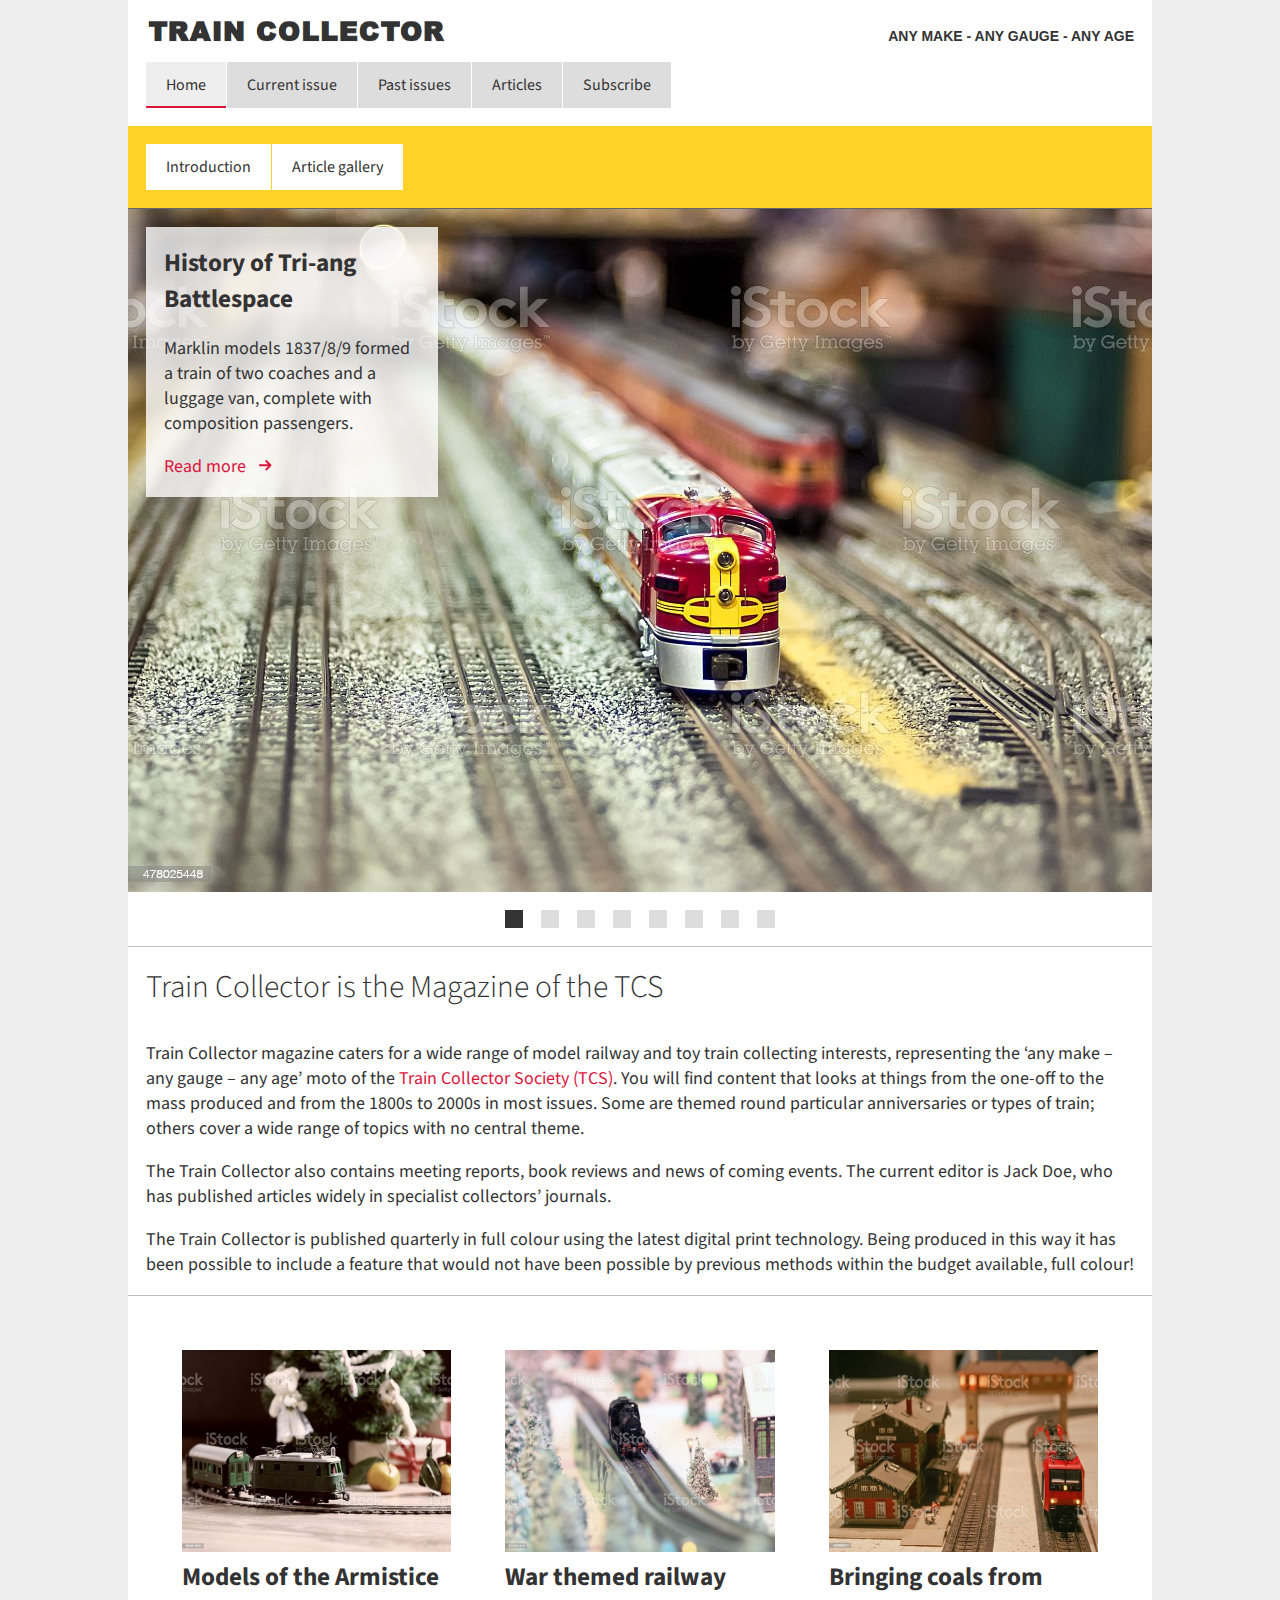
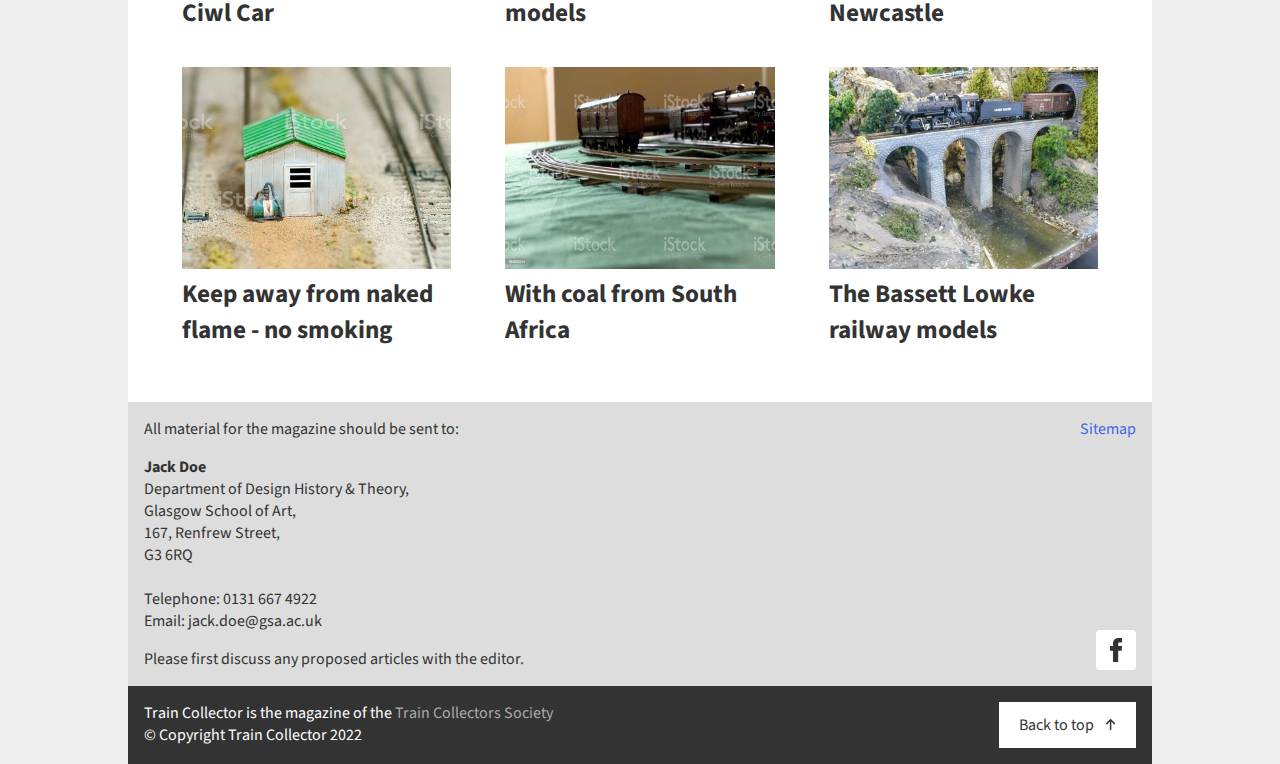
<file: index.html>
<!DOCTYPE HTML>
<html lang="en">
    <head>
        <meta charset="UTF-8">
        <meta name="description" content="Train Collector magazine - Articles and news about train toys and train models of any make, gauge or age">
        <meta name="keywords" content="train toys, train models, train collector">
        <meta name="viewport" content="width=device-width, initial-scale=1.0">
        <title>Train Collector - home</title>
        <link href='https://fonts.googleapis.com/css?family=Source+Sans+Pro:300,400' rel='stylesheet' type='text/css'>
        <link href="css/style.css" rel="stylesheet">
    </head>
    <body>
        <div class="page" id="page">
            <header class="header">
                <div class="row pt-1">
                    <div class="col col-50">
                        <div class="site-logo col-md-100">
                            <img id="site-logo-img" class="image hidden" alt="Train Collector logo">
                        </div>
                    </div>
                    <div class="col col-50 col-md-100">
                        <div class="site-byline text-right text-left-md">ANY MAKE - ANY GAUGE - ANY AGE</div>
                    </div>
                </div>
                <div class="row row-content">
                    <div class="col col-md-100">
                        <nav class="nav main-nav">
                            <ul id="main-nav-items" class="nav-items main-nav-items"></ul>
                        </nav>
                    </div>
                </div>
                <div class="content sub-nav-content">
                    <nav class="nav sub-nav">
                        <ul class="nav-items">
                            <li class="nav-item">
                                <a class="button button-secondary-white smooth-scroll" data-target="section-1" data-time="1000" href="#section-1">Introduction</a>
                            </li>
                            <li class="nav-item">
                                <a class="button button-secondary-white smooth-scroll" data-target="section-2" data-time="1250" href="#section-2">Article gallery</a>
                            </li>
                        </ul>
                    </nav>
                </div>
            </header>
            <main>
                <section>
                    <ul class="carousel" id="carousel">
                        <li class="carousel-item">
                            <div class="row">
                                <div class="col-25 col-md-75 content carousel-item-content">
                                    <h2>History of Tri-ang Battlespace</h2>
                                    <p>Marklin models 1837/8/9 formed a train of two coaches and a luggage van, complete with composition passengers.</p>
                                    <a class="link link-primary" href="articles.html?headline=history-of-tri-ang-battlespace">
                                        <span>Read more</span>
                                        <svg class="button-icon">
                                            <use href="#arrow-right" xlink:href="#arrow-right"/>
                                        </svg>
                                    </a>
                                </div>
                            </div>
                            <img src="images/slide1-1024.jpg" alt="Train model type and short description goes here">
                        </li>
                        <li class="carousel-item">
                            <div class="row">
                                <div class="col-25 col-md-75 content carousel-item-content">
                                    <h2>No ordinary pillbox, rather the body of an armoured train wagon</h2>
                                    <p>On Simon Goodyear&rsquo;s layout at Leicester was this attractive vignette of a Marklin level crossing protected by a pill box.</p>
                                    <a class="link link-primary" href="articles.html?headline=no-ordinary-pillbox-rather-the-body-of-an-armoured-train-wagon">
                                        <span>Read more</span>
                                        <svg class="button-icon">
                                            <use href="#arrow-right" xlink:href="#arrow-right"/>
                                        </svg>
                                    </a>
                                </div>
                            </div>
                            <img src="images/slide2-1024.jpg" alt="Train model type and short description goes here">
                        </li>
                        <li class="carousel-item">
                            <div class="row">
                                <div class="col-25 col-md-75 content carousel-item-content">
                                    <h2>A second look at war themed railway models</h2>
                                    <p>Possibly the most dinky of the tinplate armoured trains made in response to the Second South African War is this little push-along made by Issmayer.</p>
                                    <a class="link link-primary" href="articles.html?headline=a-second-look-at-war-themed-railway-models">
                                        <span>Read more</span>
                                        <svg class="button-icon">
                                            <use href="#arrow-right" xlink:href="#arrow-right"/>
                                        </svg>
                                    </a>
                                </div>
                            </div>
                            <img src="images/slide3-1024.jpg" alt="Train model type and short description goes here">
                        </li>
                        <li class="carousel-item">
                            <div class="row">
                                <div class="col-25 col-md-75 content carousel-item-content">
                                    <h2>The Bassett Lowke Red Cross coach</h2>
                                    <p>A silk and cotton embroidered panel from 19th century India celebrating the first steam railway to operate out of Bombay, now Mumbai.</p>
                                    <a class="link link-primary" href="articles.html?headline=the-bassett-lowke-red-cross-coach">
                                        <span>Read more</span>
                                        <svg class="button-icon">
                                            <use href="#arrow-right" xlink:href="#arrow-right"/>
                                        </svg>
                                    </a>
                                </div>
                            </div>
                            <img src="images/slide4-1024.jpg" alt="Train model type and short description goes here">
                        </li>
                        <li class="carousel-item">
                            <div class="row">
                                <div class="col-25 col-md-75 content carousel-item-content">
                                    <h2>One Man and his trains</h2>
                                    <p>This series looks through the pages of British model railway magazines for a specific year, reminding us of the news of traders, manufacturers and organisations</p>
                                    <a class="link link-primary" href="articles.html?headline=one-man-and-his-trains">
                                        <span>Read more</span>
                                        <svg class="button-icon">
                                            <use href="#arrow-right" xlink:href="#arrow-right"/>
                                        </svg>
                                    </a>
                                </div>
                            </div>
                            <img src="images/slide5-1024.jpg" alt="Train model type and short description goes here">
                        </li>
                        <li class="carousel-item">
                            <div class="row">
                                <div class="col-25 col-md-75 content carousel-item-content">
                                    <h2>Too good to be forgotten</h2>
                                    <p>Trümmerbahnen (rubble railways) were temporary field railways set up in more than twenty German cities after WW2 to clear the rubble resulting from heavy bombardment.</p>
                                    <a class="link link-primary" href="articles.html?headline=too-good-to-be-forgotten">
                                        <span>Read more</span>
                                        <svg class="button-icon">
                                            <use href="#arrow-right" xlink:href="#arrow-right"/>
                                        </svg>
                                    </a>
                                </div>
                            </div>
                            <img src="images/slide6-1024.jpg" alt="Train model type and short description goes here">
                        </li>
                        <li class="carousel-item">
                            <div class="row">
                                <div class="col-25 col-md-75 content carousel-item-content">
                                    <h2>Request for Help with Stronlite Research</h2>
                                    <p>Ron Ellis has provided this image of a lithographed tinplate floor train is by the French maker Meier, as is apparent by the uniforms of the soldiers in the vans.</p>
                                    <a class="link link-primary" href="articles.html?headline=request-for-help-with-stronlite-research">
                                        <span>Read more</span>
                                        <svg class="button-icon">
                                            <use href="#arrow-right" xlink:href="#arrow-right"/>
                                        </svg>
                                    </a>
                                </div>
                            </div>
                            <img src="images/slide7-1024.jpg" alt="Train model type and short description goes here">
                        </li>
                        <li class="carousel-item">
                            <div class="row">
                                <div class="col-25 col-md-75 content carousel-item-content">
                                    <h2>Railways motor bogies of early 1900</h2>
                                    <p>In &lsquo;Visiting 1948&rsquo; by Pat Hammond illustrated a Zenith Motor Bogie. It is interesting to see the similarities to a Tri-ang Mk2 Motor Bogie.</p>
                                    <a class="link link-primary" href="articles.html?headline=railways-motor-bogies-of-early-1900">
                                        <span>Read more</span>
                                        <svg class="button-icon">
                                            <use href="#arrow-right" xlink:href="#arrow-right"/>
                                        </svg>
                                    </a>
                                </div>
                            </div>
                            <img src="images/slide8-1024.jpg" alt="Train model type and short description goes here">
                        </li>
                    </ul>
                    <div class="content">
                        <ul id="carousel-nav-items" class="carousel-nav-items">
                            <li class="carousel-nav-item active"></li>
                            <li class="carousel-nav-item"></li>
                            <li class="carousel-nav-item"></li>
                            <li class="carousel-nav-item"></li>
                            <li class="carousel-nav-item"></li>
                            <li class="carousel-nav-item"></li>
                            <li class="carousel-nav-item"></li>
                            <li class="carousel-nav-item"></li>
                        </ul>
                    </div>
                </section>
                <div class="separator"></div>
                <section class="content" id="section-1">
                    <article>
                        <h1>Train Collector is the Magazine of the TCS</h1>
                        <p>Train Collector magazine caters for a wide range of model railway and toy train collecting interests, representing the ‘any make – any gauge – any age’ moto of the <a class="link link-primary" href="https://traincollectors.co.uk/" target="_blank">Train Collector Society (TCS)</a>. You will find content that looks at things from the one-off to the mass produced and from the 1800s to 2000s in most issues. Some are themed round particular anniversaries or types of train; others cover a wide range of topics with no central theme.</p>
                        <p>The Train Collector also contains meeting reports, book reviews and news of coming events. The current editor is Jack Doe, who has published articles widely in specialist collectors’ journals.</p>
                        <p>The Train Collector is published quarterly in full colour using the latest digital print technology. Being produced in this way it has been possible to include a feature that would not have been possible by previous methods within the budget available, full colour!</p>
                    </article>
                </section>
                <div class="separator"></div>
                <section class="content" id="section-2">
                    <div class="row row-content">
                        <div class="col col-33 col-md-50 col-sm-100">
                            <a class="card content link link-headline" href="articles.html?headline=models-of-the-armistice-ciwl-car">
                                <img class="image" src="images/pic1-400x300.jpg" alt="Models of the Armistice Ciwl Car">
                                <h2 class="card-headline">Models of the Armistice Ciwl Car</h2>
                            </a>
                        </div>
                        <div class="col col-33 col-md-50 col-sm-100">
                            <a class="card content link link-headline" href="articles.html?headline=war-themed-railway-models">
                                <img class="image" src="images/pic2-400x300.jpg" alt="War themed railway models">
                                <h2 class="card-headline">War themed railway models</h2>
                            </a>
                        </div>
                        <div class="col col-33 col-md-50 col-sm-100">
                            <a class="card content link link-headline" href="articles.html?headline=bringing-coals-from-newcastle">
                                <img class="image" src="images/pic3-400x300.jpg" alt="Bringing coals from Newcastle">
                                <h2 class="card-headline">Bringing coals from Newcastle</h2>
                            </a>
                        </div>
                        <div class="col col-33 col-md-50 col-sm-100">
                            <a class="card content link link-headline" href="articles.html?headline=keep-away-from-naked-flame-no-smoking">
                                <img class="image" src="images/pic4-400x300.jpg" alt="Keep away from naked flame - no smoking">
                                <h2 class="card-headline">Keep away from naked flame - no smoking</h2>
                            </a>
                        </div>
                        <div class="col col-33 col-md-50 col-sm-100">
                            <a class="card content link link-headline" href="articles.html?headline=with-coal-from-south-africa">
                                <img class="image" src="images/pic5-400x300.jpg" alt="With coal from South Africa">
                                <h2 class="card-headline">With coal from South Africa</h2>
                            </a>
                        </div>
                        <div class="col col-33 col-md-50 col-sm-100">
                            <a class="card content link link-headline" href="articles.html?headline=the-bassett-lowke-railway-models">
                                <img class="image" src="images/pic7-400x300.jpg" alt="The Bassett Lowke railway models">
                                <h2 class="card-headline">The Bassett Lowke railway models</h2>
                            </a>
                        </div>
                    </div>
                </section>
            </main>
            <footer class="footer">
                <div class="row row-content footer-top">
                    <article class="col col-50 col-md-75">
                        <p>All material for the magazine should be sent to:</p>
                        <p>
                            <span class="text-bold">Jack Doe</span>
                            <br>Department of Design History &amp; Theory,
                            <br>Glasgow School of Art,
                            <br>167, Renfrew Street,
                            <br>G3 6RQ
                            <br><br>Telephone: 0131 667 4922
                            <br>Email: jack.doe@gsa.ac.uk
                        </p>
                        <p>Please first discuss any proposed articles with the editor.</p>
                    </article>
                    <div class="col col-50 col-md-25">
                        <p class="text-right"><a class="link link-secondary-blue" href="sitemap.html">Sitemap</a></p>
                        <a class="social-button" href="https://www.facebook.com/groups/1" target="_blank">
                            <svg class="social-icon">
                                <use href="#fb-icon" xlink:href="#fb-icon"/>
                            </svg>
                        </a>
                    </div>
                </div>
                <div class="row footer-bottom">
                    <div class="col col-75 col-md-100 mb-1">
                        <p class="mb-0">Train Collector is the magazine of the <a class="link link-secondary-grey" href="https://traincollectors.co.uk/" target="_blank">Train Collectors Society</a></p>
                        <p>&#169; Copyright Train Collector 2022</p>
                    </div>
                    <div class="col col-25 col-md-100 mb-1">
                        <nav class="text-right text-left-md">
                            <a class="button button-secondary-white smooth-scroll" data-target="page" data-time="1500" href="#page">
                                <span>Back to top</span>
                                <svg class="button-icon">
                                    <use href="#arrow-up" xlink:href="#arrow-up"/>
                                </svg>
                            </a>
                        </nav>
                    </div>
                </div>
            </footer>
        </div>
        <div id="svg-icons" style="display:none"></div>
        <script src="js/easing-pattern.js"></script>
        <script src="js/main-nav.js"></script>
        <script src="js/icons.js"></script>
        <script src="js/carousel.js"></script>
        <script src="js/smooth-scroll.js"></script>
    </body>
</html>
</file>
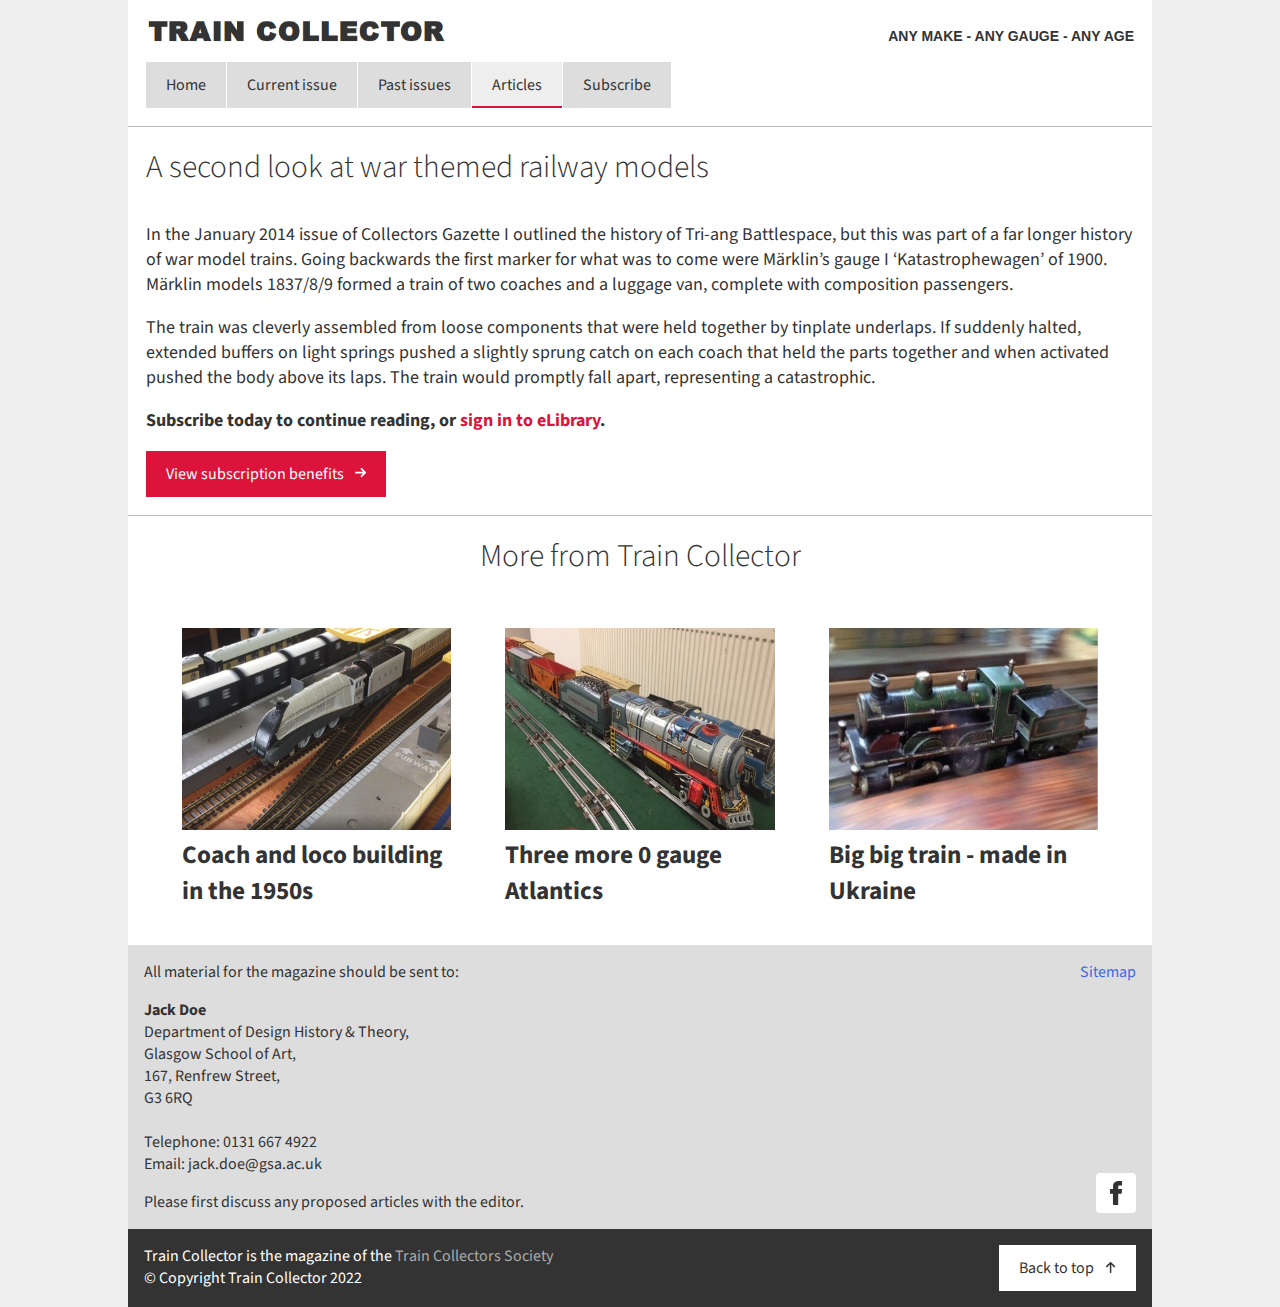
<file: articles.html>
<!DOCTYPE HTML>
<html lang="en">
    <head>
        <meta charset="UTF-8">
        <meta name="description" content="Train Collector magazine - Articles and news about train toys and train models of any make, gauge or age">
        <meta name="keywords" content="train toys, train models, train collector">
        <meta name="viewport" content="width=device-width, initial-scale=1.0">
        <title>Train Collector - Articles</title>
        <link href='https://fonts.googleapis.com/css?family=Source+Sans+Pro:300,400' rel='stylesheet' type='text/css'>
        <link href="css/style.css" rel="stylesheet">
    </head>
    <body>
        <div class="page" id="page">
            <header class="header">
                <div class="row pt-1">
                    <div class="col col-50 col-md-100">
                        <div class="site-logo">
                            <img id="site-logo-img" class="image hidden" alt="Train Collector logo">
                        </div>
                    </div>
                    <div class="col col-50 col-md-100">
                        <div class="site-byline text-right text-left-md">ANY MAKE - ANY GAUGE - ANY AGE</div>
                    </div>
                </div>
                <div class="row row-content">
                    <div class="col col-md-100">
                        <nav class="nav main-nav">
                            <ul id="main-nav-items" class="nav-items main-nav-items"></ul>
                        </nav>
                    </div>
                </div>
            </header>
            <div class="separator"></div>
            <main>
                <section class="content">
                    <article>
                        <h1 id="article-headline"></h1>
                        <p>In the January 2014 issue of Collectors Gazette I outlined the history of Tri-ang Battlespace, but this was part of a far longer history of war model trains. Going backwards the first marker for what was to come were Märklin’s gauge I ‘Katastrophewagen’ of 1900. Märklin models 1837/8/9 formed a train of two coaches and a luggage van, complete with composition passengers.</p>
                        <p> The train was cleverly assembled from loose components that were held together by tinplate underlaps. If suddenly halted, extended buffers on light springs pushed a slightly sprung catch on each coach that held the parts together and when activated pushed the body above its laps. The train would promptly fall apart, representing a catastrophic.</p>
                        <p class="text-bold">Subscribe today to continue reading, or <a class="link link-primary" href="">sign in to eLibrary</a>.</p>
                        <a class="button button-primary" href="subscribe.html">
                            <span>View subscription benefits</span>
                            <svg class="button-icon">
                                <use href="#arrow-right" xlink:href="#arrow-right"/>
                            </svg>
                        </a>
                    </article>
                </section>
                <div class="separator"></div>
                <section class="content">
                    <div class="row">
                        <div class="col col-100">
                            <h1 class="text-center">More from Train Collector</h1>
                        </div>
                        <div class="col col-33 col-md-50 col-sm-100">
                            <a class="card content link link-headline" href="articles.html?headline=coach-and-loco-building-in-the-1950s">
                                <img class="image" src="images/pic8-400x300.jpg" alt="Coach and loco building in the 1950s">
                                <h2 class="card-headline">Coach and loco building in the 1950s</h2>
                            </a>
                        </div>
                        <div class="col col-33 col-md-50 col-sm-100">
                            <a class="card content link link-headline" href="articles.html?headline=three-more-0-gauge-atlantics">
                                <img class="image" src="images/pic9-400x300.jpg" alt="Three more 0 gauge Atlantics">
                                <h2 class="card-headline">Three more 0 gauge Atlantics</h2>
                            </a>
                        </div>
                        <div class="col col-33 col-md-50 col-sm-100">
                            <a class="card content link link-headline" href="articles.html?headline=big-big-train-made-in-ukraine">
                                <img class="image" src="images/pic10-400x300.jpg" alt="Big big train - made in Ukraine">
                                <h2 class="card-headline">Big big train - made in Ukraine</h2>
                            </a>
                        </div>
                    </div>
                </section>
            </main>
            <footer class="footer">
                <div class="row row-content footer-top">
                    <article class="col col-50 col-md-75">
                        <p>All material for the magazine should be sent to:</p>
                        <p>
                            <span class="text-bold">Jack Doe</span>
                            <br>Department of Design History &amp; Theory,
                            <br>Glasgow School of Art,
                            <br>167, Renfrew Street,
                            <br>G3 6RQ
                            <br><br>Telephone: 0131 667 4922
                            <br>Email: jack.doe@gsa.ac.uk
                        </p>
                        <p>Please first discuss any proposed articles with the editor.</p>
                    </article>
                    <div class="col col-50 col-md-25">
                        <p class="text-right"><a class="link link-secondary-blue" href="sitemap.html">Sitemap</a></p>
                        <a class="social-button" href="https://www.facebook.com/groups/1" target="_blank">
                            <svg class="social-icon">
                                <use href="#fb-icon" xlink:href="#fb-icon"/>
                            </svg>
                        </a>
                    </div>
                </div>
                <div class="row footer-bottom">
                    <div class="col col-75 col-md-100 mb-1">
                        <p class="mb-0">Train Collector is the magazine of the <a class="link link-secondary-grey" href="https://traincollectors.co.uk/" target="_blank">Train Collectors Society</a></p>
                        <p>&#169; Copyright Train Collector 2022</p>
                    </div>
                    <div class="col col-25 col-md-100 mb-1">
                        <nav class="text-right text-left-md">
                            <a class="button button-secondary-white smooth-scroll" data-target="page" data-time="1500" href="#page">
                                <span>Back to top</span>
                                <svg class="button-icon">
                                    <use href="#arrow-up" xlink:href="#arrow-up"/>
                                </svg>
                            </a>
                        </nav>
                    </div>
                </div>
            </footer>
        </div>
        <div id="svg-icons" style="display:none"></div>
        <script src="js/easing-pattern.js"></script>
        <script src="js/main-nav.js"></script>
        <script src="js/icons.js"></script>
        <script src="js/article.js"></script>
        <script src="js/smooth-scroll.js"></script>
    </body>
</html>
</file>
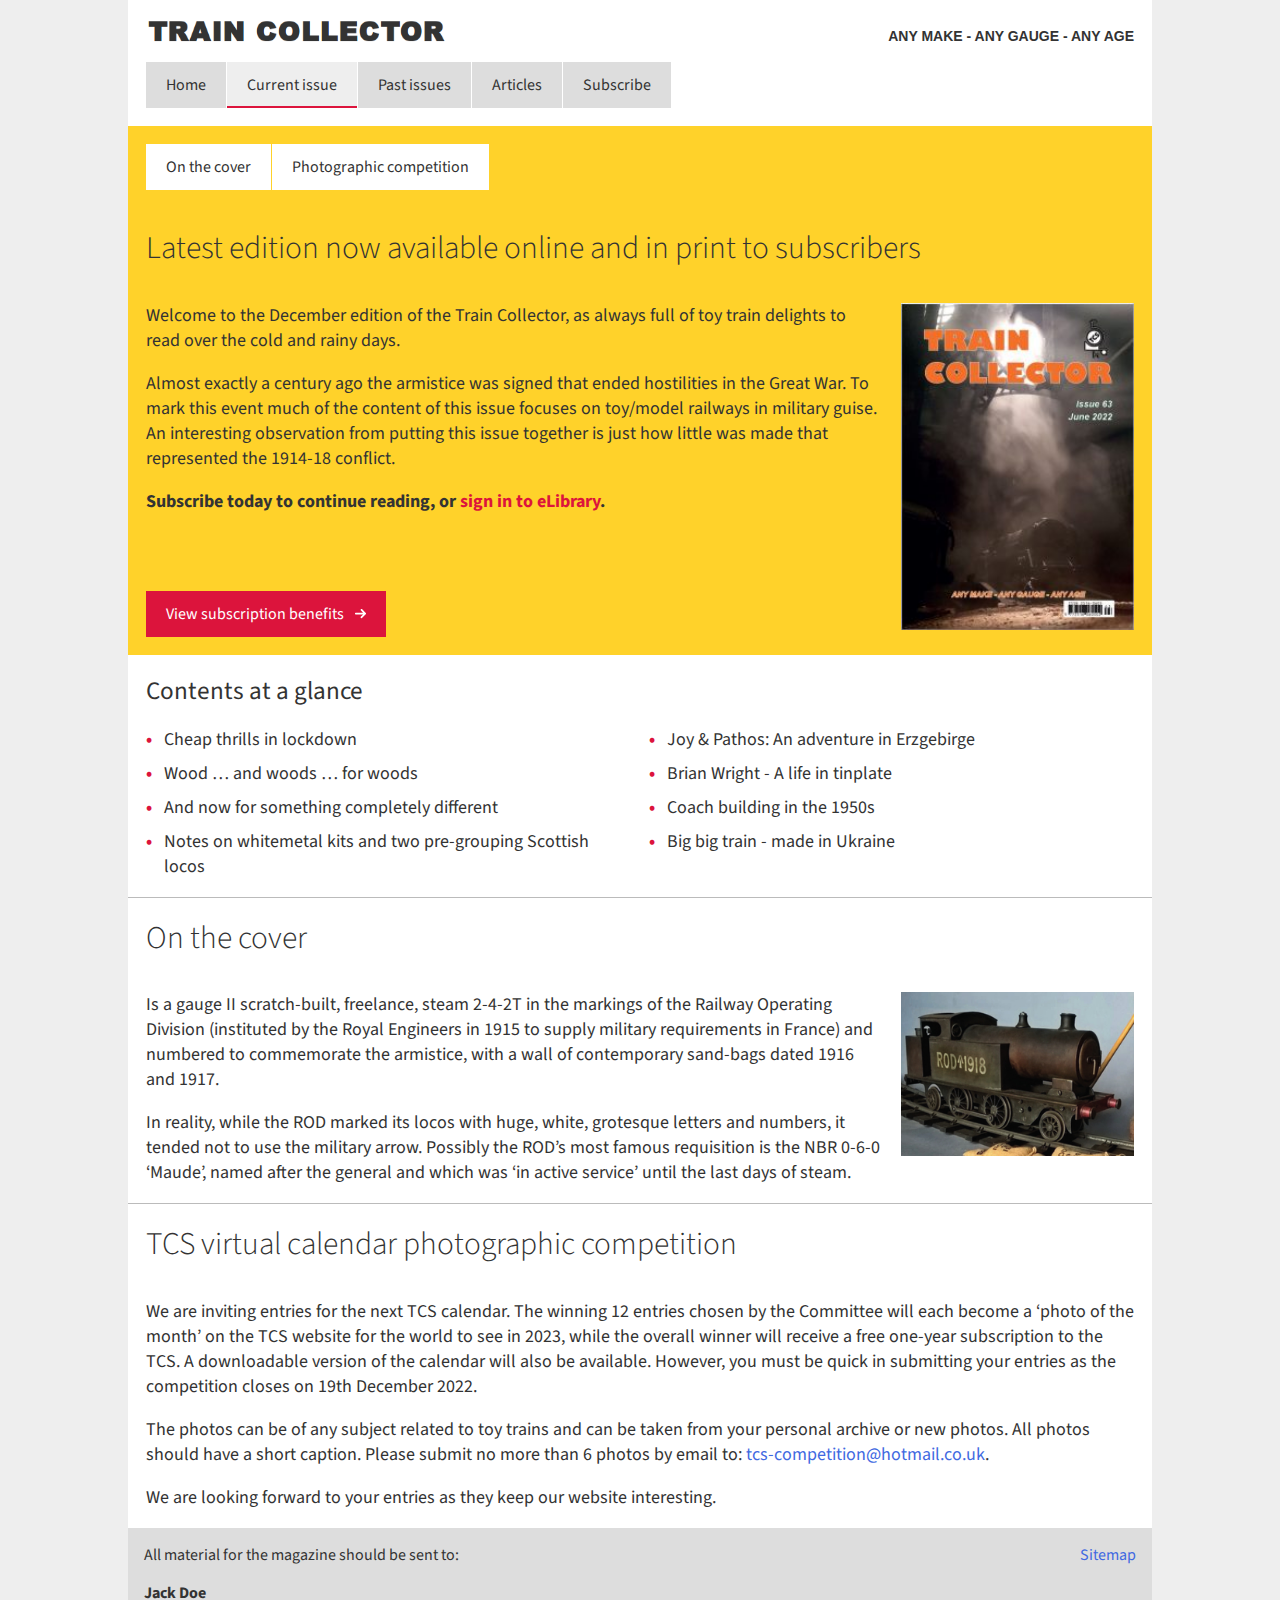
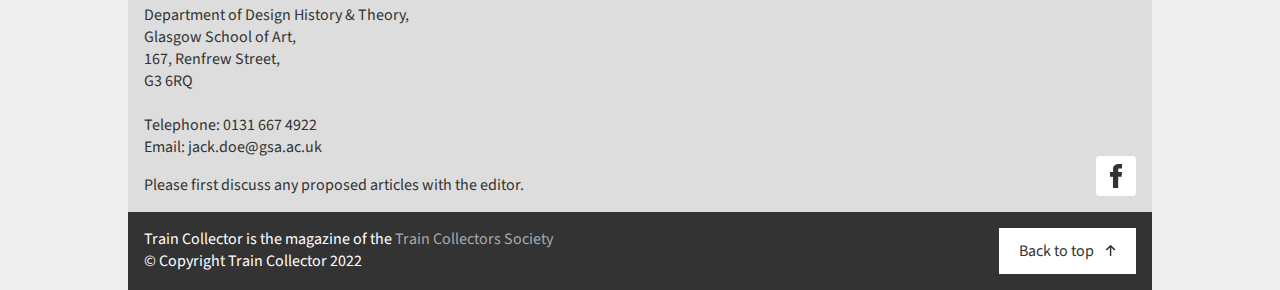
<file: current-issue.html>
<!DOCTYPE HTML>
<html lang="en">
    <head>
        <meta charset="UTF-8">
        <meta name="description" content="Train Collector magazine - Articles and news about train toys and train models of any make, gauge or age">
        <meta name="keywords" content="train toys, train models, train collector">
        <meta name="viewport" content="width=device-width, initial-scale=1.0">
        <title>Train Collector - Current issue</title>
        <link href='https://fonts.googleapis.com/css?family=Source+Sans+Pro:300,400' rel='stylesheet' type='text/css'>
        <link href="css/style.css" rel="stylesheet">
    </head>
    <body>
        <div class="page" id="page">
            <header class="header">
                <div class="row pt-1">
                    <div class="col col-50 col-md-100">
                        <div class="site-logo">
                            <img id="site-logo-img" class="image hidden" alt="Train Collector logo">
                        </div>
                    </div>
                    <div class="col col-50 col-md-100">
                        <div class="site-byline text-right text-left-md">ANY MAKE - ANY GAUGE - ANY AGE</div>
                    </div>
                </div>
                <div class="row row-content">
                    <div class="col col-md-100">
                        <nav class="nav main-nav">
                            <ul id="main-nav-items" class="nav-items main-nav-items"></ul>
                        </nav>
                    </div>
                </div>
                <div class="content sub-nav-content">
                    <nav class="nav sub-nav">
                        <ul class="nav-items">
                            <li class="nav-item">
                                <a class="button button-secondary-white smooth-scroll" data-target="section-1" data-time="1000" href="#section-1">On the cover</a>
                            </li>
                            <li class="nav-item">
                                <a class="button button-secondary-white smooth-scroll" data-target="section-2" data-time="1250" href="#section-2">Photographic competition</a>
                            </li>
                        </ul>
                    </nav>
                </div>
            </header>
            <main>
                <section class="gallery-current-issue">
                    <div class="gallery-content">
                        <article class="gallery-issue">
                            <div class="row row-content">
                                <div class="col col-100">
                                    <h1>Latest edition now available online and in print to subscribers</h1>
                                </div>
                                <div class="col col-75 col-md-75">
                                    <div class="gallery-issue-text">
                                        <p>Welcome to the December edition of the Train Collector, as always full of toy train delights to read over the cold and rainy days.</p>
                                        <p>Almost exactly a century ago the armistice was signed that ended hostilities in the Great War. To mark this event much of the content of this issue focuses on toy/model railways in military guise. An interesting observation from putting this issue together is just how little was made that represented the 1914-18 conflict.</p>
                                        <p class="text-bold">Subscribe today to continue reading, or <a class="link link-primary" href="">sign in to eLibrary</a>.</p>
                                    </div>
                                    <a class="button button-primary gallery-issue-button" href="subscribe.html">
                                        <span>View subscription benefits</span>
                                        <svg class="button-icon">
                                            <use href="#arrow-right" xlink:href="#arrow-right"/>
                                        </svg>
                                    </a>
                                </div>
                                <div class="col col-25 col-md-25 text-right">
                                    <img class="image" src="images/t-c-issue-63-210x300.jpg" alt="Train Collector, issue 63">
                                </div>
                            </div>
                        </article>
                        <div class="content">
                            <h2 class="contents-headline">Contents at a glance</h2>
                        </div>
                        <ul class="contents-items row">
                            <li class="col col-50 list-item red-bullet">
                                <span class="list-item-text">Cheap thrills in lockdown</span>
                            </li>
                            <li class="col col-50 list-item red-bullet">
                                <span class="list-item-text">Joy &amp; Pathos: An adventure in Erzgebirge</span>
                            </li>
                            <li class="col col-50 list-item red-bullet">
                                <span class="list-item-text">Wood &#8230; and woods &#8230; for woods</span>
                            </li>
                            <li class="col col-50 list-item red-bullet">
                                <span class="list-item-text">Brian Wright - A life in tinplate</span>
                            </li>
                            <li class="col col-50 list-item red-bullet">
                                <span class="list-item-text">And now for something completely different</span>
                            </li>
                            <li class="col col-50 list-item red-bullet">
                                <span class="list-item-text">Coach building in the 1950s</span>
                            </li>
                            <li class="col col-50 list-item red-bullet">
                                <span class="list-item-text">Notes on whitemetal kits and two pre-grouping Scottish locos</span>
                            </li>
                            <li class="col col-50 list-item red-bullet">
                                <span class="list-item-text">Big big train - made in Ukraine</span>
                            </li>
                        </ul>
                    </div>
                </section>
                <div class="separator"></div>
                <section id="section-1">
                    <article>
                        <div class="row row-content">
                            <div class="col col-100">
                                <h1>On the cover</h1>
                            </div>
                            <div class="col col-75">
                                <p>Is a gauge II scratch-built, freelance, steam 2-4-2T in the markings of the Railway Operating Division (instituted by the Royal Engineers in 1915 to supply military requirements in France) and numbered to commemorate the armistice, with a wall of contemporary sand-bags dated 1916 and 1917.</p>
                                <p>In reality, while the ROD marked its locos with huge, white, grotesque letters and numbers, it tended not to use the military arrow. Possibly the ROD’s most famous requisition is the NBR 0-6-0 ‘Maude’, named after the general and which was ‘in active service’ until the last days of steam.</p>
                            </div>
                            <div class="col col-25">
                                <img class="image" src="images/pic11-300x210.jpg" alt="Train Collector, ROD">
                            </div>
                        </div>
                    </article>
                </section>
                <div class="separator"></div>
                <section class="content" id="section-2">
                    <article>
                        <h1>TCS virtual calendar photographic competition</h1>
                        <p>We are inviting entries for the next TCS calendar. The winning 12 entries chosen by the Committee will each become a ‘photo of the month’ on the TCS website for the world to see in 2023, while the overall winner will receive a free one-year subscription to the TCS. A downloadable version of the calendar will also be available. However, you must be quick in submitting your entries as the competition closes on 19th December 2022.</p>
                        <p>The photos can be of any subject related to toy trains and can be taken from your personal archive or new photos. All photos should have a short caption. Please submit no more than 6 photos by email to: <a class="link link-secondary-blue" href="mailto:tcs-competition@hotmail.co.uk?subject=TCS virtual calendar photographic competition">tcs-competition@hotmail.co.uk</a>.</p>
                        <p>We are looking forward to your entries as they keep our website interesting.</p>
                    </article>
                </section>
            </main>
            <footer class="footer">
                <div class="row row-content footer-top">
                    <article class="col col-50 col-md-75">
                        <p>All material for the magazine should be sent to:</p>
                        <p>
                            <span class="text-bold">Jack Doe</span>
                            <br>Department of Design History &amp; Theory,
                            <br>Glasgow School of Art,
                            <br>167, Renfrew Street,
                            <br>G3 6RQ
                            <br><br>Telephone: 0131 667 4922
                            <br>Email: jack.doe@gsa.ac.uk
                        </p>
                        <p>Please first discuss any proposed articles with the editor.</p>
                    </article>
                    <div class="col col-50 col-md-25">
                        <p class="text-right"><a class="link link-secondary-blue" href="sitemap.html">Sitemap</a></p>
                        <a class="social-button" href="https://www.facebook.com/groups/1" target="_blank">
                            <svg class="social-icon">
                                <use href="#fb-icon" xlink:href="#fb-icon"/>
                            </svg>
                        </a>
                    </div>
                </div>
                <div class="row footer-bottom">
                    <div class="col col-75 col-md-100 mb-1">
                        <p class="mb-0">Train Collector is the magazine of the <a class="link link-secondary-grey" href="https://traincollectors.co.uk/" target="_blank">Train Collectors Society</a></p>
                        <p>&#169; Copyright Train Collector 2022</p>
                    </div>
                    <div class="col col-25 col-md-100 mb-1">
                        <nav class="text-right text-left-md">
                            <a class="button button-secondary-white smooth-scroll" data-target="page" data-time="1500" href="#page">
                                <span>Back to top</span>
                                <svg class="button-icon">
                                    <use href="#arrow-up" xlink:href="#arrow-up"/>
                                </svg>
                            </a>
                        </nav>
                    </div>
                </div>
            </footer>
        </div>
        <div id="svg-icons" style="display:none"></div>
        <script src="js/easing-pattern.js"></script>
        <script src="js/main-nav.js"></script>
        <script src="js/icons.js"></script>
        <script src="js/smooth-scroll.js"></script>
    </body>
</html>
</file>
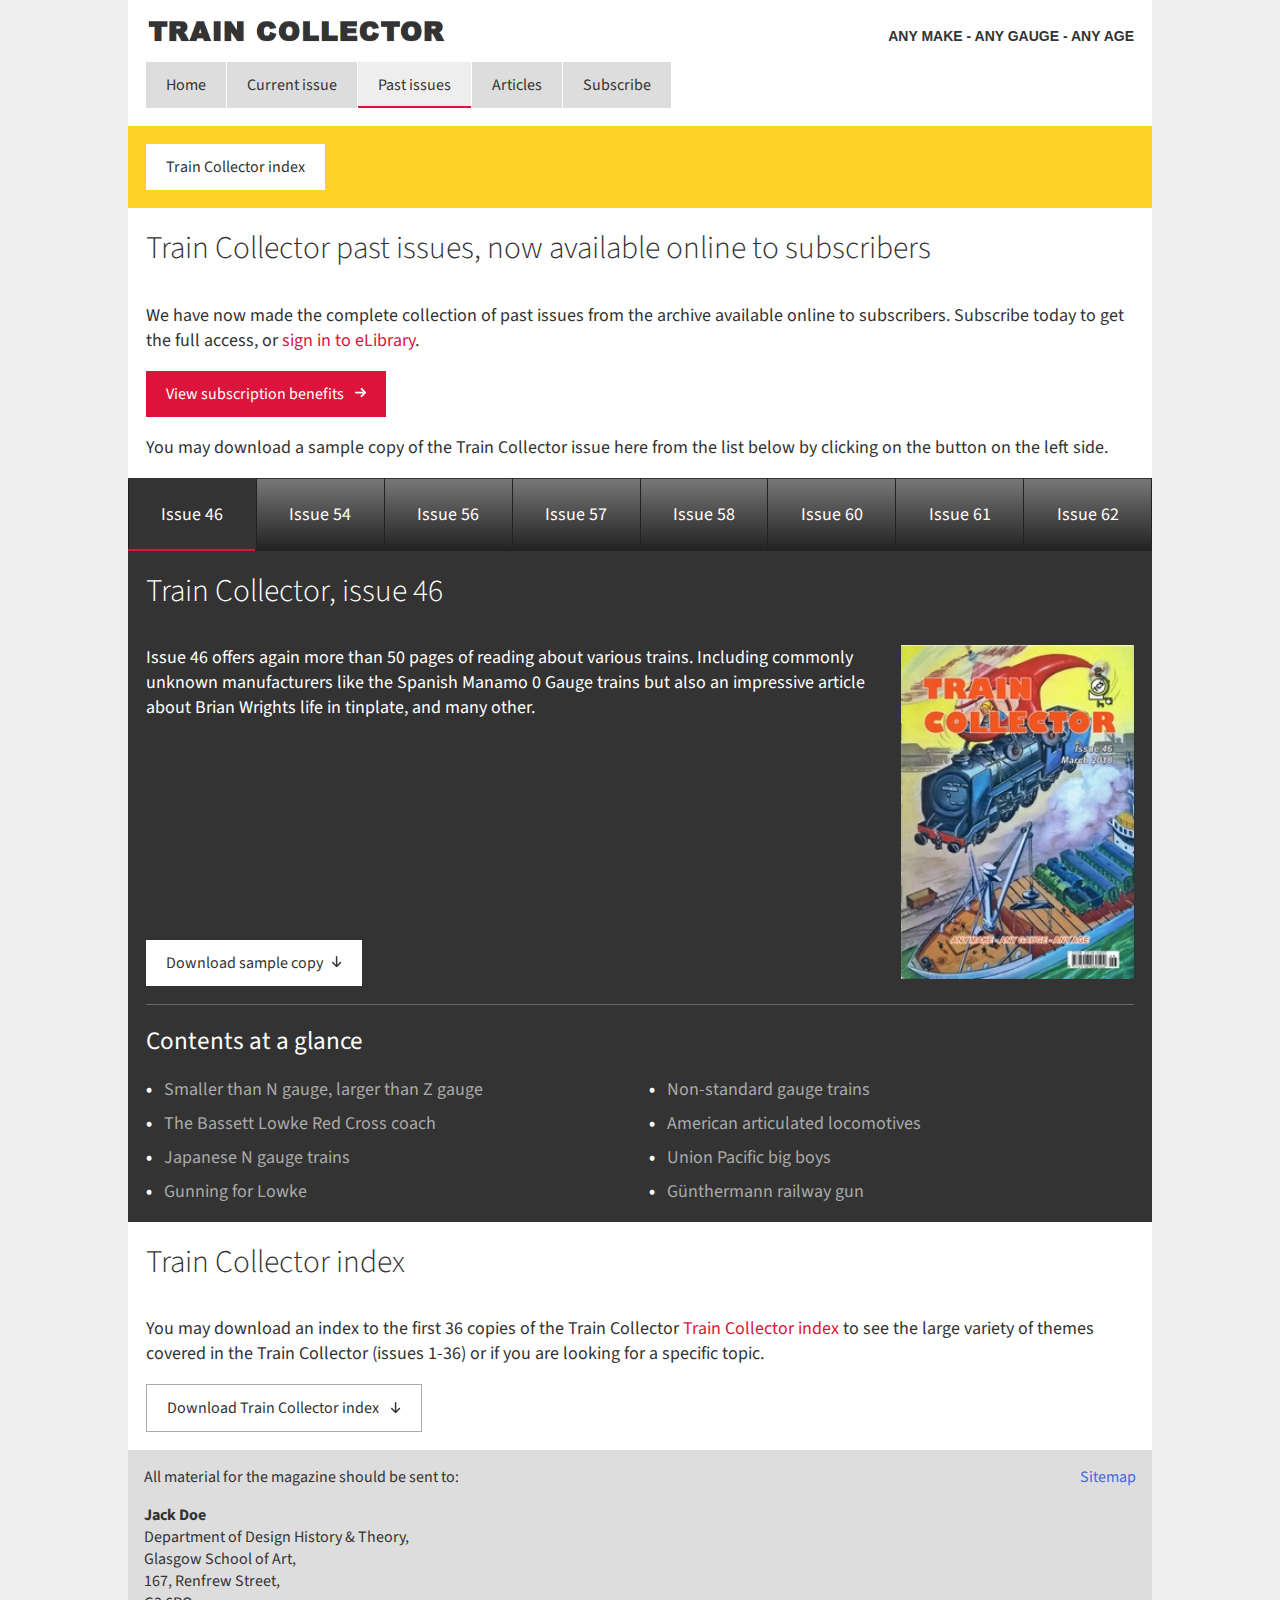
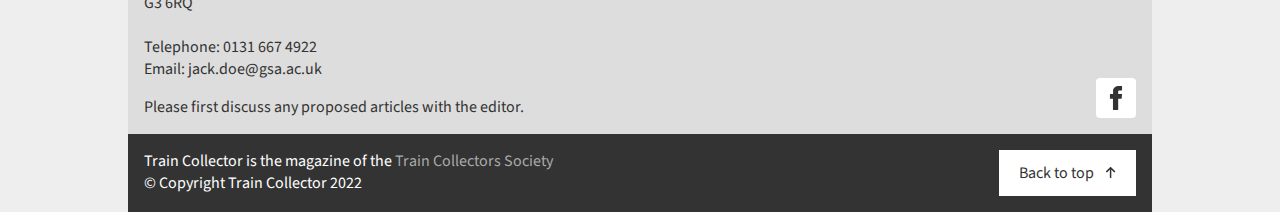
<file: past-issues.html>
<!DOCTYPE HTML>
<html lang="en">
    <head>
        <meta charset="UTF-8">
        <meta name="description" content="Train Collector magazine - Articles and news about train toys and train models of any make, gauge or age">
        <meta name="keywords" content="train toys, train models, train collector">
        <meta name="viewport" content="width=device-width, initial-scale=1.0">
        <title>Train Collector - Past issues</title>
        <link href='https://fonts.googleapis.com/css?family=Source+Sans+Pro:300,400' rel='stylesheet' type='text/css'>
        <link href="css/style.css" rel="stylesheet">
    </head>
    <body>
        <div class="page" id="page">
            <header class="header">
                <div class="row pt-1">
                    <div class="col col-50 col-md-100">
                        <div class="site-logo">
                            <img id="site-logo-img" class="image hidden" alt="Train Collector logo">
                        </div>
                    </div>
                    <div class="col col-50 col-md-100">
                        <div class="site-byline text-right text-left-md">ANY MAKE - ANY GAUGE - ANY AGE</div>
                    </div>
                </div>
                <div class="row row-content">
                    <div class="col col-md-100">
                        <nav class="nav main-nav">
                            <ul id="main-nav-items" class="nav-items main-nav-items"></ul>
                        </nav>
                    </div>
                </div>
                <div class="content sub-nav-content">
                    <nav class="nav sub-nav">
                        <ul class="nav-items">
                            <li class="nav-item">
                                <a class="button button-secondary-white smooth-scroll" data-target="section-1" data-time="1000" href="#section-1">Train Collector index</a>
                            </li>
                        </ul>
                    </nav>
                </div>
            </header>
            <main>
                <section class="content">
                    <article>
                        <h1>Train Collector past issues, now available online to subscribers</h1>
                        <p>We have now made the complete collection of past issues from the archive available online to subscribers. Subscribe today to get the full access, or <a class="link link-primary" href="">sign in to eLibrary</a>.</p>
                        <p>
                            <a class="button button-primary gallery-issue-button" href="subscribe.html">
                                <span>View subscription benefits</span>
                                <svg class="button-icon">
                                    <use href="#arrow-right" xlink:href="#arrow-right"/>
                                </svg>
                            </a>
                        </p>
                        <p>You may download a sample copy of the Train Collector issue here from the list below by clicking on the button on the left side.</p>
                    </article>
                </section>
                <section class="gallery-past-issues">
                    <div class="gallery-content">
                        <ul id="gallery-nav-items" class="gallery-nav-items"></ul>
                        <div class="redline" id="redline"></div>
                        <article id="article" class="gallery-issue"></article>
                        <div class="separator"></div>
                        <div class="content">
                            <h2 class="contents-headline">Contents at a glance</h2>
                        </div>
                        <ul id="contents" class="contents-items row"></ul>
                    </div>
                </section>
                <section class="content" id="section-1">
                    <article>
                        <h1>Train Collector index</h1>
                        <p>You may download an index to the first 36 copies of the Train Collector <a class="link link-primary" href="https://traincollectors.co.uk/wordpress/wp-content/uploads/2016/10/Train-Collector-Index-Issues-1-36-1.pdf" target="_blank">Train Collector index</a> to see the large variety of themes covered in the Train Collector (issues 1-36) or if you are looking for a specific topic.</p>
                        <a class="button button-secondary-white button-secondary-white-outline" href="https://traincollectors.co.uk/wordpress/wp-content/uploads/2016/10/Train-Collector-Index-Issues-1-36-1.pdf" target="_blank">
                            <span>Download Train Collector index</span>
                            <svg class="button-icon">
                                <use href="#arrow-down" xlink:href="#arrow-down"/>
                            </svg>
                        </a>
                    </article>
                </section>
            </main>
            <footer class="footer">
                <div class="row row-content footer-top">
                    <article class="col col-50 col-md-75">
                        <p>All material for the magazine should be sent to:</p>
                        <p>
                            <span class="text-bold">Jack Doe</span>
                            <br>Department of Design History &amp; Theory,
                            <br>Glasgow School of Art,
                            <br>167, Renfrew Street,
                            <br>G3 6RQ
                            <br><br>Telephone: 0131 667 4922
                            <br>Email: jack.doe@gsa.ac.uk
                        </p>
                        <p>Please first discuss any proposed articles with the editor.</p>
                    </article>
                    <div class="col col-50 col-md-25">
                        <p class="text-right"><a class="link link-secondary-blue" href="sitemap.html">Sitemap</a></p>
                        <a class="social-button" href="https://www.facebook.com/groups/1" target="_blank">
                            <svg class="social-icon">
                                <use href="#fb-icon" xlink:href="#fb-icon"/>
                            </svg>
                        </a>
                    </div>
                </div>
                <div class="row footer-bottom">
                    <div class="col col-75 col-md-100 mb-1">
                        <p class="mb-0">Train Collector is the magazine of the <a class="link link-secondary-grey" href="https://traincollectors.co.uk/" target="_blank">Train Collectors Society</a></p>
                        <p>&#169; Copyright Train Collector 2022</p>
                    </div>
                    <div class="col col-25 col-md-100 mb-1">
                        <nav class="text-right text-left-md">
                            <a class="button button-secondary-white smooth-scroll" data-target="page" data-time="1500" href="#page">
                                <span>Back to top</span>
                                <svg class="button-icon">
                                    <use href="#arrow-up" xlink:href="#arrow-up"/>
                                </svg>
                            </a>
                        </nav>
                    </div>
                </div>
            </footer>
        </div>
        <div id="svg-icons" style="display:none"></div>
        <script src="js/easing-pattern.js"></script>
        <script src="js/main-nav.js"></script>
        <script src="js/icons.js"></script>
        <script src="js/smooth-scroll.js"></script>
        <script src="js/gallery.js"></script>
    </body>
</html>
</file>
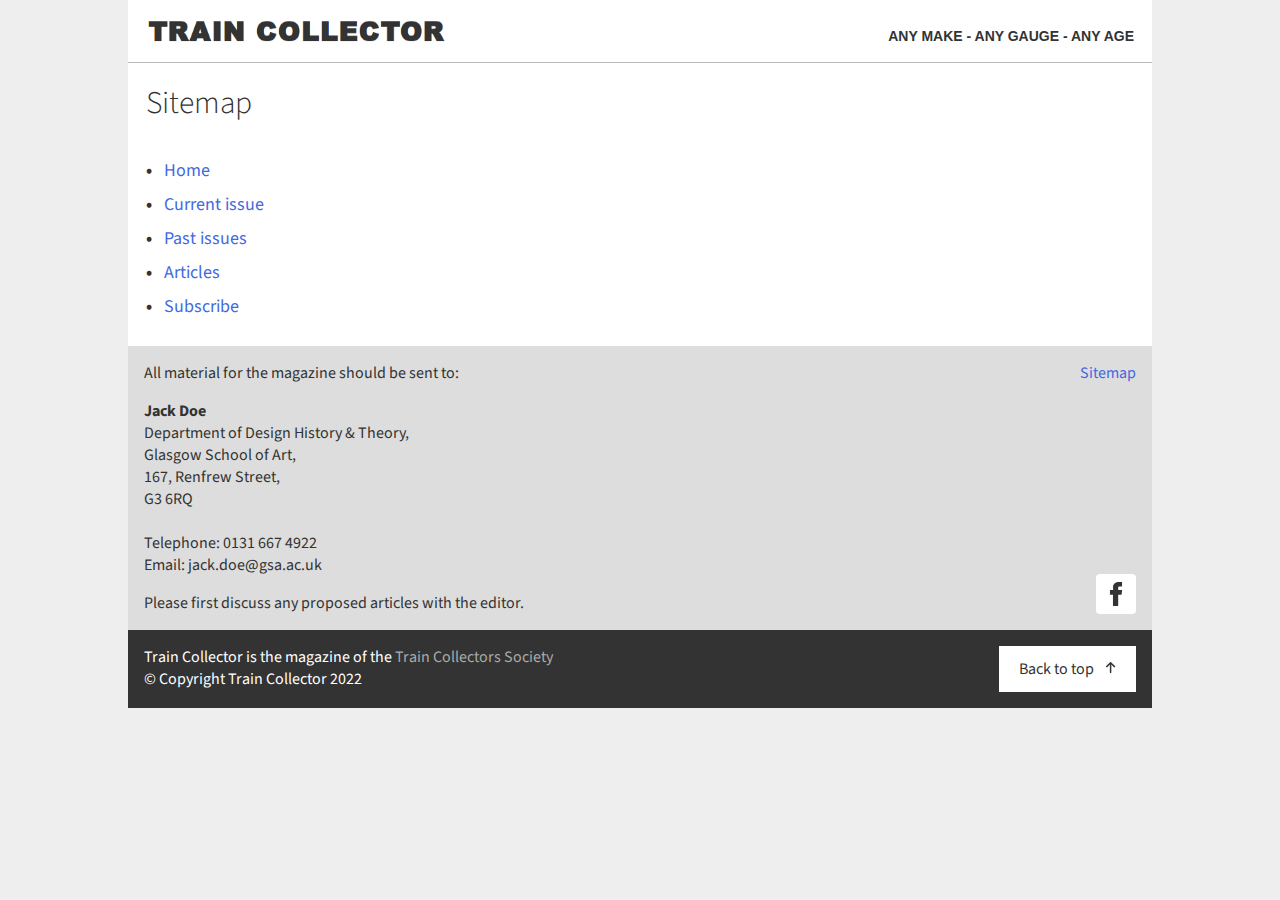
<file: sitemap.html>
<!DOCTYPE HTML>
<html lang="en">
    <head>
        <meta charset="UTF-8">
        <meta name="description" content="Train Collector magazine - Articles and news about train toys and train models of any make, gauge or age">
        <meta name="keywords" content="train toys, train models, train collector">
        <meta name="viewport" content="width=device-width, initial-scale=1.0">
        <title>Train Collector - Subscribe</title>
        <link href='https://fonts.googleapis.com/css?family=Source+Sans+Pro:300,400' rel='stylesheet' type='text/css'>
        <link href="css/style.css" rel="stylesheet">
    </head>
    <body>
        <div class="page" id="page">
            <header class="header">
                <div class="row row-content">
                    <div class="col col-50 col-md-100">
                        <div class="site-logo">
                            <img id="site-logo-img" class="image hidden" alt="Train Collector logo">
                        </div>
                    </div>
                    <div class="col col-50 col-md-100">
                        <div class="site-byline text-right text-left-md">ANY MAKE - ANY GAUGE - ANY AGE</div>
                    </div>
                </div>
            </header>
            <div class="separator"></div>
            <main>
                <section>
                    <article>
                        <div class="row row-content">
                            <div class="col">
                                <h1>Sitemap</h1>
                                <ul>
                                    <li class="list-item">
                                        <a class="list-item-text link link-secondary-blue" href="index.html">Home</a>
                                    </li>
                                    <li class="list-item">
                                        <a class="list-item-text link link-secondary-blue" href="current-issue.html">Current issue</a>
                                    </li>
                                    <li class="list-item">
                                        <a class="list-item-text link link-secondary-blue" href="past-issues.html">Past issues</a>
                                    </li>
                                    <li class="list-item">
                                        <a class="list-item-text link link-secondary-blue" href="articles.html">Articles</a>
                                    </li>
                                    <li class="list-item">
                                        <a class="list-item-text link link-secondary-blue" href="subscribe.html">Subscribe</a>
                                    </li>
                                </ul>
                            </div>
                        </div>
                    </article>
                </section>
            </main>
            <footer class="footer">
                <div class="row row-content footer-top">
                    <article class="col col-50 col-md-75">
                        <p>All material for the magazine should be sent to:</p>
                        <p>
                            <span class="text-bold">Jack Doe</span>
                            <br>Department of Design History &amp; Theory,
                            <br>Glasgow School of Art,
                            <br>167, Renfrew Street,
                            <br>G3 6RQ
                            <br><br>Telephone: 0131 667 4922
                            <br>Email: jack.doe@gsa.ac.uk
                        </p>
                        <p>Please first discuss any proposed articles with the editor.</p>
                    </article>
                    <div class="col col-50 col-md-25">
                        <p class="text-right"><a class="link link-secondary-blue" href="sitemap.html">Sitemap</a></p>
                        <a class="social-button" href="https://www.facebook.com/groups/1" target="_blank">
                            <svg class="social-icon">
                                <use href="#fb-icon" xlink:href="#fb-icon"/>
                            </svg>
                        </a>
                    </div>
                </div>
                <div class="row footer-bottom">
                    <div class="col col-75 col-md-100 mb-1">
                        <p class="mb-0">Train Collector is the magazine of the <a class="link link-secondary-grey" href="https://traincollectors.co.uk/" target="_blank">Train Collectors Society</a></p>
                        <p>&#169; Copyright Train Collector 2022</p>
                    </div>
                    <div class="col col-25 col-md-100 mb-1">
                        <nav class="text-right text-left-md">
                            <a class="button button-secondary-white smooth-scroll" data-target="page" data-time="1500" href="#page">
                                <span>Back to top</span>
                                <svg class="button-icon">
                                    <use href="#arrow-up" xlink:href="#arrow-up"/>
                                </svg>
                            </a>
                        </nav>
                    </div>
                </div>
            </footer>
        </div>
        <div id="svg-icons" style="display:none"></div>
        <script src="js/easing-pattern.js"></script>
        <script src="js/icons.js"></script>
        <script src="js/smooth-scroll.js"></script>
    </body>
</html>
</file>
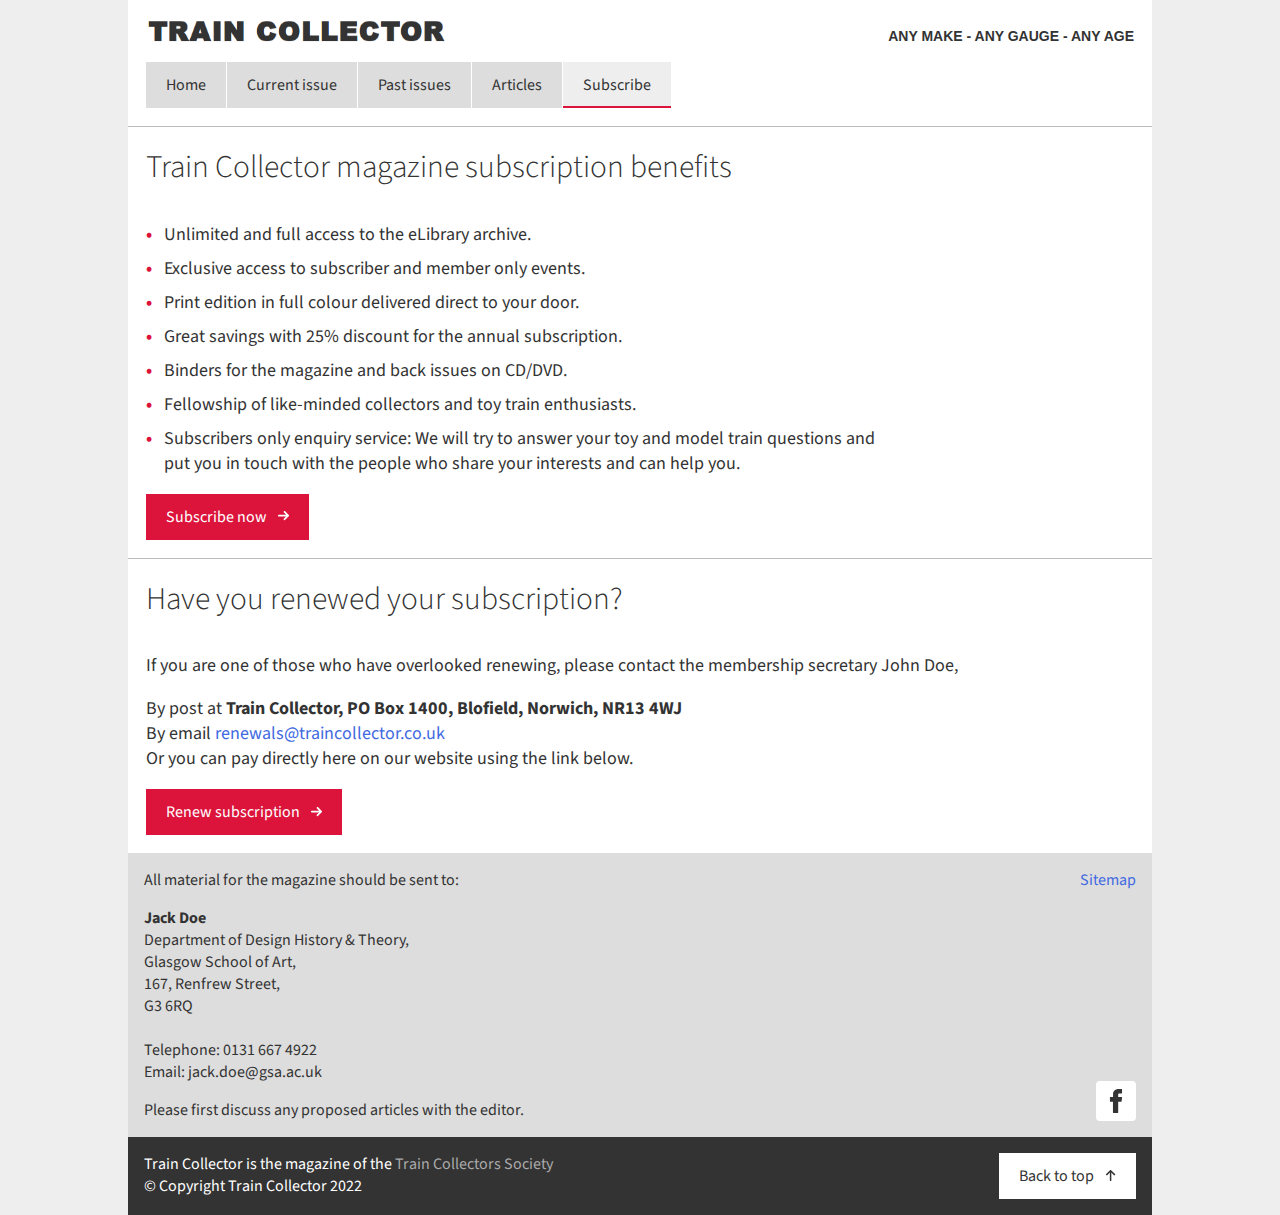
<file: subscribe.html>
<!DOCTYPE HTML>
<html lang="en">
    <head>
        <meta charset="UTF-8">
        <meta name="description" content="Train Collector magazine - Articles and news about train toys and train models of any make, gauge or age">
        <meta name="keywords" content="train toys, train models, train collector">
        <meta name="viewport" content="width=device-width, initial-scale=1.0">
        <title>Train Collector - Subscribe</title>
        <link href='https://fonts.googleapis.com/css?family=Source+Sans+Pro:300,400' rel='stylesheet' type='text/css'>
        <link href="css/style.css" rel="stylesheet">
    </head>
    <body>
        <div class="page" id="page">
            <header class="header">
                <div class="row pt-1">
                    <div class="col col-50 col-md-100">
                        <div class="site-logo">
                            <img id="site-logo-img" class="image hidden" alt="Train Collector logo">
                        </div>
                    </div>
                    <div class="col col-50 col-md-100">
                        <div class="site-byline text-right text-left-md">ANY MAKE - ANY GAUGE - ANY AGE</div>
                    </div>
                </div>
                <div class="row row-content">
                    <div class="col col-md-100">
                        <nav class="nav main-nav">
                            <ul id="main-nav-items" class="nav-items main-nav-items"></ul>
                        </nav>
                    </div>
                </div>
            </header>
            <div class="separator"></div>
            <main>
                <section>
                    <article>
                        <div class="row row-content">
                            <div class="col col-75 col-md-100">
                                <h1>Train Collector magazine subscription benefits</h1>
                                <ul class="mb-1">
                                    <li class="list-item red-bullet">
                                        <span class="list-item-text">Unlimited and full access to the eLibrary archive.</span>
                                    </li>
                                    <li class="list-item red-bullet">
                                        <span class="list-item-text">Exclusive access to subscriber and member only events.</span>
                                    </li>
                                    <li class="list-item red-bullet">
                                        <span class="list-item-text">Print edition in full colour delivered direct to your door.</span>
                                    </li>
                                    <li class="list-item red-bullet">
                                        <span class="list-item-text">Great savings with 25% discount for the annual subscription.</span>
                                    </li>
                                    <li class="list-item red-bullet">
                                        <span class="list-item-text">Binders for the magazine and back issues on CD/DVD.</span>
                                    </li>
                                    <li class="list-item red-bullet">
                                        <span class="list-item-text">Fellowship of like-minded collectors and toy train enthusiasts.</span>
                                    </li>
                                    <li class="list-item red-bullet">
                                        <span class="list-item-text">Subscribers only enquiry service: We will try to answer your toy and model train questions and put you in touch with the people who share your interests and can help you.</span>
                                    </li>
                                </ul>
                                <a class="button button-primary" href="">
                                    <span>Subscribe now</span>
                                    <svg class="button-icon">
                                        <use href="#arrow-right" xlink:href="#arrow-right"/>
                                    </svg>
                                </a>
                            </div>
                        </div>
                    </article>
                </section>
                <div class="separator"></div>
                <section class="content">
                    <article>
                        <h1>Have you renewed your subscription?</h1>
                        <p>If you are one of those who have overlooked renewing, please contact the membership secretary John Doe,</p>
                        <p>By post at <span class="text-bold">Train Collector, PO Box 1400, Blofield, Norwich, NR13 4WJ</span><br>By email <a class="link link-secondary-blue" href="mailto:renewals@traincollector.co.uk?subject=Train Collector subscription renewal">renewals@traincollector.co.uk</a><br>Or you can pay directly here on our website using the link below.</p>
                        <a href="" class="button button-primary">
                            <span>Renew subscription</span>
                            <svg class="button-icon">
                                <use href="#arrow-right" xlink:href="#arrow-right"/>
                            </svg>
                        </a>
                    </article>
                </section>
            </main>
            <footer class="footer">
                <div class="row row-content footer-top">
                    <article class="col col-50 col-md-75">
                        <p>All material for the magazine should be sent to:</p>
                        <p>
                            <span class="text-bold">Jack Doe</span>
                            <br>Department of Design History &amp; Theory,
                            <br>Glasgow School of Art,
                            <br>167, Renfrew Street,
                            <br>G3 6RQ
                            <br><br>Telephone: 0131 667 4922
                            <br>Email: jack.doe@gsa.ac.uk
                        </p>
                        <p>Please first discuss any proposed articles with the editor.</p>
                    </article>
                    <div class="col col-50 col-md-25">
                        <p class="text-right"><a class="link link-secondary-blue" href="sitemap.html">Sitemap</a></p>
                        <a class="social-button" href="https://www.facebook.com/groups/1" target="_blank">
                            <svg class="social-icon">
                                <use href="#fb-icon" xlink:href="#fb-icon"/>
                            </svg>
                        </a>
                    </div>
                </div>
                <div class="row footer-bottom">
                    <div class="col col-75 col-md-100 mb-1">
                        <p class="mb-0">Train Collector is the magazine of the <a class="link link-secondary-grey" href="https://traincollectors.co.uk/" target="_blank">Train Collectors Society</a></p>
                        <p>&#169; Copyright Train Collector 2022</p>
                    </div>
                    <div class="col col-25 col-md-100 mb-1">
                        <nav class="text-right text-left-md">
                            <a class="button button-secondary-white smooth-scroll" data-target="page" data-time="1500" href="#page">
                                <span>Back to top</span>
                                <svg class="button-icon">
                                    <use href="#arrow-up" xlink:href="#arrow-up"/>
                                </svg>
                            </a>
                        </nav>
                    </div>
                </div>
            </footer>
        </div>
        <div id="svg-icons" style="display:none"></div>
        <script src="js/easing-pattern.js"></script>
        <script src="js/main-nav.js"></script>
        <script src="js/icons.js"></script>
        <script src="js/smooth-scroll.js"></script>
    </body>
</html>
</file>
<file: css/style.css>
@charset "utf-8";
/* CSS Document */

/* variables */

:root {
    --white: #FFF;
    --white-trp: rgba(255, 255, 255, 0.8);
    --black: #333;
    --red: #DC143C;
    --yellow: #FFD22A;
    --blue: royalblue;
    --grey-2: #222;
    --grey-6: #666;
    --grey-a: #AAA;
    --grey-b: #BBB;
    --grey-d: #DDD;
    --grey-e: #EEE;
    --page-width: 1024px;
    --button-height: 44px;
}


/* Reset */

html { 
	height: 100%; 
}

ul, li, h1, h2, h3 {
	margin: 0; 
	padding: 0; 
}

ul {
	list-style-type: none;
}

ol {
    padding-left: 1em;
}

ol li {
    padding-left: 0.5em;
}

p {
    margin-top: 0;
}

p:last-child {
    margin-bottom: 0;
}


/* Common */

body {
	height: 100%; 
	margin: 0; 
	padding: 0; 
	color: var(--black); 
	font-family: 'Source Sans Pro', sans-serif;
	font-size: 1.1250rem;
	font-weight: 400;
    background-color: #eee;
}

h1 {
	font-weight: 300;
}

h1 {
    font-size: 1.75em;
	margin-bottom: 1em;
}

h2 {
    font-size: 1.4em;
    margin-bottom: 0.75em;
}

.text-bold {
    font-weight: bold;
}

.text-center {
    text-align: center;
}

.text-right {
    text-align: right;
}

.mb-0 {
    margin-bottom: 0;
}

.mt-1 {
    margin-top: 1em;
}

.mb-1 {
    margin-bottom: 1em;
}

.pt-1 {
    padding-top: 1em;
}

.pb-1 {
    padding-bottom: 1em;
}

.text-right {
    text-align: right;
}

.hidden {
    display: none;
}

.page {
    width: var(--page-width);
    margin: 0 auto;
    background-color: var(--white);
}

.content {
    padding: 1em;
}

.row-content {
    padding-top: 1em;
    padding-bottom: 1em;
}

.image {
    width: 100%;
    height: auto;
}

.separator {
	height:	1px; 
	background-color: var(--grey-b);
	clear: both;
}

.list-item {
    margin-bottom: 0.5em;
}

.list-item .list-item-text {
    padding-left: 1em;
    display: inline-block;
}

ul li.list-item::before {
    content: "\2022";
    font-weight: bold;
    display: inline-block;
    width: 1em;
    position: absolute;
}

ul li.list-item.red-bullet::before {
    color: var(--red);
}

ul li.list-item.white-bullet::before {
    color: var(--white);
}

/* Grid */

.row {
    display: flex;
    flex-wrap: wrap;
    padding-left: 1em;
}

.col {
    padding-right: 1em;
    box-sizing: border-box;
    position: relative;
}

.col-25 {
    width: 25%;
}

.col-50 {
    width: 50%;
}

.col-33 {
    width: 33.33%;
}

.col-75 {
    width: 75%;
}

.col-100 {
    width: 100%;
}


/* Buttons */

.button {
    appearance: none;
    border: none;
    outline: none;
    display: inline-block;
    padding: 12px 20px;
    text-align: center;
    transition: background-color .3s;
    vertical-align: middle;
    text-decoration: none;
    cursor: pointer;
    font-size: 1rem;
}

.button-primary {
    color: var(--white);
    background-color: var(--red);
}

.button-primary:hover {
    opacity: 0.8;
}

.button-secondary-grey {
    color: var(--black);
    background-color: var(--grey-d);
}

.button-secondary-white {
    color: var(--black);
    background-color: var(--white);
}

.button-secondary-white-outline {
    border: 1px solid var(--grey-a);
}

.button-secondary-grey:hover,
.button-secondary-white:hover {
    background-color: var(--grey-e);
}

.button-icon {
    width: 0.7em;
    height: 0.7em;
    vertical-align: baseline;
    fill: currentColor;
    margin-left: 0.5em;
}

.social-button {
    padding: 0.5em;
    color: inherit;
    background: var(--white);
    width: 1.5em;
    height: 1.5em;
    display: block;
    border-radius: 0.25em;
}

.social-button .social-icon {
    width: 1.5em;
    height: 1.5em;
    fill: currentColor;
}


/* Links */

.link {
    text-decoration: none;
}

.link:hover {
    opacity: 0.8;
    transition: opacity 0.5s ease;
}

.link-headline {
    color: inherit;
}

.link-primary {
    color: var(--red);
}

.link-secondary-grey {
    color: var(--grey-a);
}

.link-secondary-blue {
    color: var(--blue);
}


/* Site logo */

.header .site-logo {
    width: 300px;
    height: 25.5px;
}

.header .site-byline {
    padding-top: 10px;
    font-size: 14px;
    font-weight: bold;
    font-family: sans-serif;
}


/* Navigation */

.nav .nav-items {
    display: flex;
    min-height: var(--button-height);
}

.nav .nav-items .nav-item {
    position: relative;
    margin-right: 1px;
}

/* Main navigation */

.main-nav .main-nav-items .nav-item.active:after {
    content: '';
    width: 100%;
    border-bottom: solid 2px var(--red);
    position: absolute;
    left: 0;
    bottom: 0;
}

.main-nav .main-nav-items .nav-item .main-nav-link {
    display: block;
}

.main-nav .main-nav-items .nav-item.active .main-nav-link {
    background-color: var(--grey-e);
}


/* Sub navigation */

.sub-nav-content {
    background-color: var(--yellow);
}


/* Carousel */

.carousel {
	width: 100%; 
	overflow: hidden; 
	position: relative; 
	margin: 0 auto;
	border-top: 1px solid var(--grey-6);
}

.carousel .carousel-item {
	position: absolute; 
}

.carousel-item-content {
    position: absolute;
    top: 1em;
    left: 1em;
    background-color: var(--white-trp);
}


/* Carousel navigation */

.carousel-nav-items {
    display: flex;
    justify-content: center;
}

.carousel-nav-items .carousel-nav-item {
	margin: 0 0.5em;
	cursor: pointer;
	width: 1em;
	height: 1em;
	background-color: var(--grey-d);
}

.carousel-nav-items .carousel-nav-item:hover {
	background-color: var(--grey-a);
}

.carousel-nav-items .carousel-nav-item.active {
	background-color: var(--black);
}


/* Card */

.card {
    display: block;
}

.card .card-headline {
    margin-bottom: 0;
}

	
/* Gallery */

.gallery-current-issue .gallery-content .gallery-issue {
    background-color: var(--yellow);
}

.gallery-past-issues .gallery-content {
    color: var(--white);
	background-color: var(--black);
    position: relative;
}

.gallery-past-issues .gallery-content .contents-items .list-item {
    color: var(--grey-a);
}

.gallery-content .gallery-nav-items {
	height: 70px;
	border-top: 1px solid var(--black);
	border-right: 1px solid var(--grey-2);
	border-bottom: 1px solid var(--grey-2);
	display: table;
}

.gallery-content .gallery-nav-items .gallery-nav-item {
	border-left: 1px solid var(--grey-2);
	width: 127px;
	display: table-cell;
    background-image: linear-gradient(0deg, var(--grey-2) 0%, #777 100%);
    vertical-align: middle;
}

.gallery-content .gallery-nav-items .gallery-nav-item .gallery-nav-link {
	display: block;
	text-align: center;
	text-decoration: none;
	color: inherit;
    padding: 23px 0;
}

.gallery-content .gallery-nav-items .gallery-nav-item.active {
	background: var(--black);
}

.gallery-content .redline {
    position: absolute;
    height: 2px;
    margin: -2px 0 0 0;
    background-color: var(--red);
}

.gallery-content .gallery-issue .gallery-issue-text {
    margin-bottom: calc(var(--button-height) + 1em);
}

.gallery-content .gallery-issue .gallery-issue-button {
    position: absolute;
    bottom: 0;
}

.gallery-content .contents-headline {
    margin-bottom: 0;
    font-weight: 400;
}

.gallery-content .contents-items {
    padding-bottom: 0.5em;
}

.gallery-content .separator {
    background-color: var(--grey-6);
	margin: 0 1em 0;
}


/* Footer */

.footer {
    background-color: #ddd;
	margin: 0 auto;
    font-size: 16px;
}

.footer .footer-top .social-button {
    position: absolute;
    right: 1em;
    bottom: 0;
}

.footer .footer-bottom {
    padding-top: 1em;
    color: var(--white);
    background-color: var(--black);
}


/* Media queries */

@media (max-width: 1024px) {
    /* Common */
    
    .page {
        width: 100%;
    }
}

@media (max-width: 768px) {
    /* Common */
    
    .text-left-md {
        text-align: left;
    }
    
    /* Grid */
    
    .col-md-25 {
        width: 25%;
    }
    
    .col-md-50 {
        width: 50%;
    }
    
    .col-md-75 {
        width: 75%;
    }

    .col-md-100 {
        width: 100%;
    }
    
    /* Main navigation */
    
    .main-nav .main-nav-items {
        flex-direction: column;
    }
}

@media (max-width: 576px) {
    /* Grid */
    
    .col-sm-100 {
        width: 100%;
    }
}
</file>
